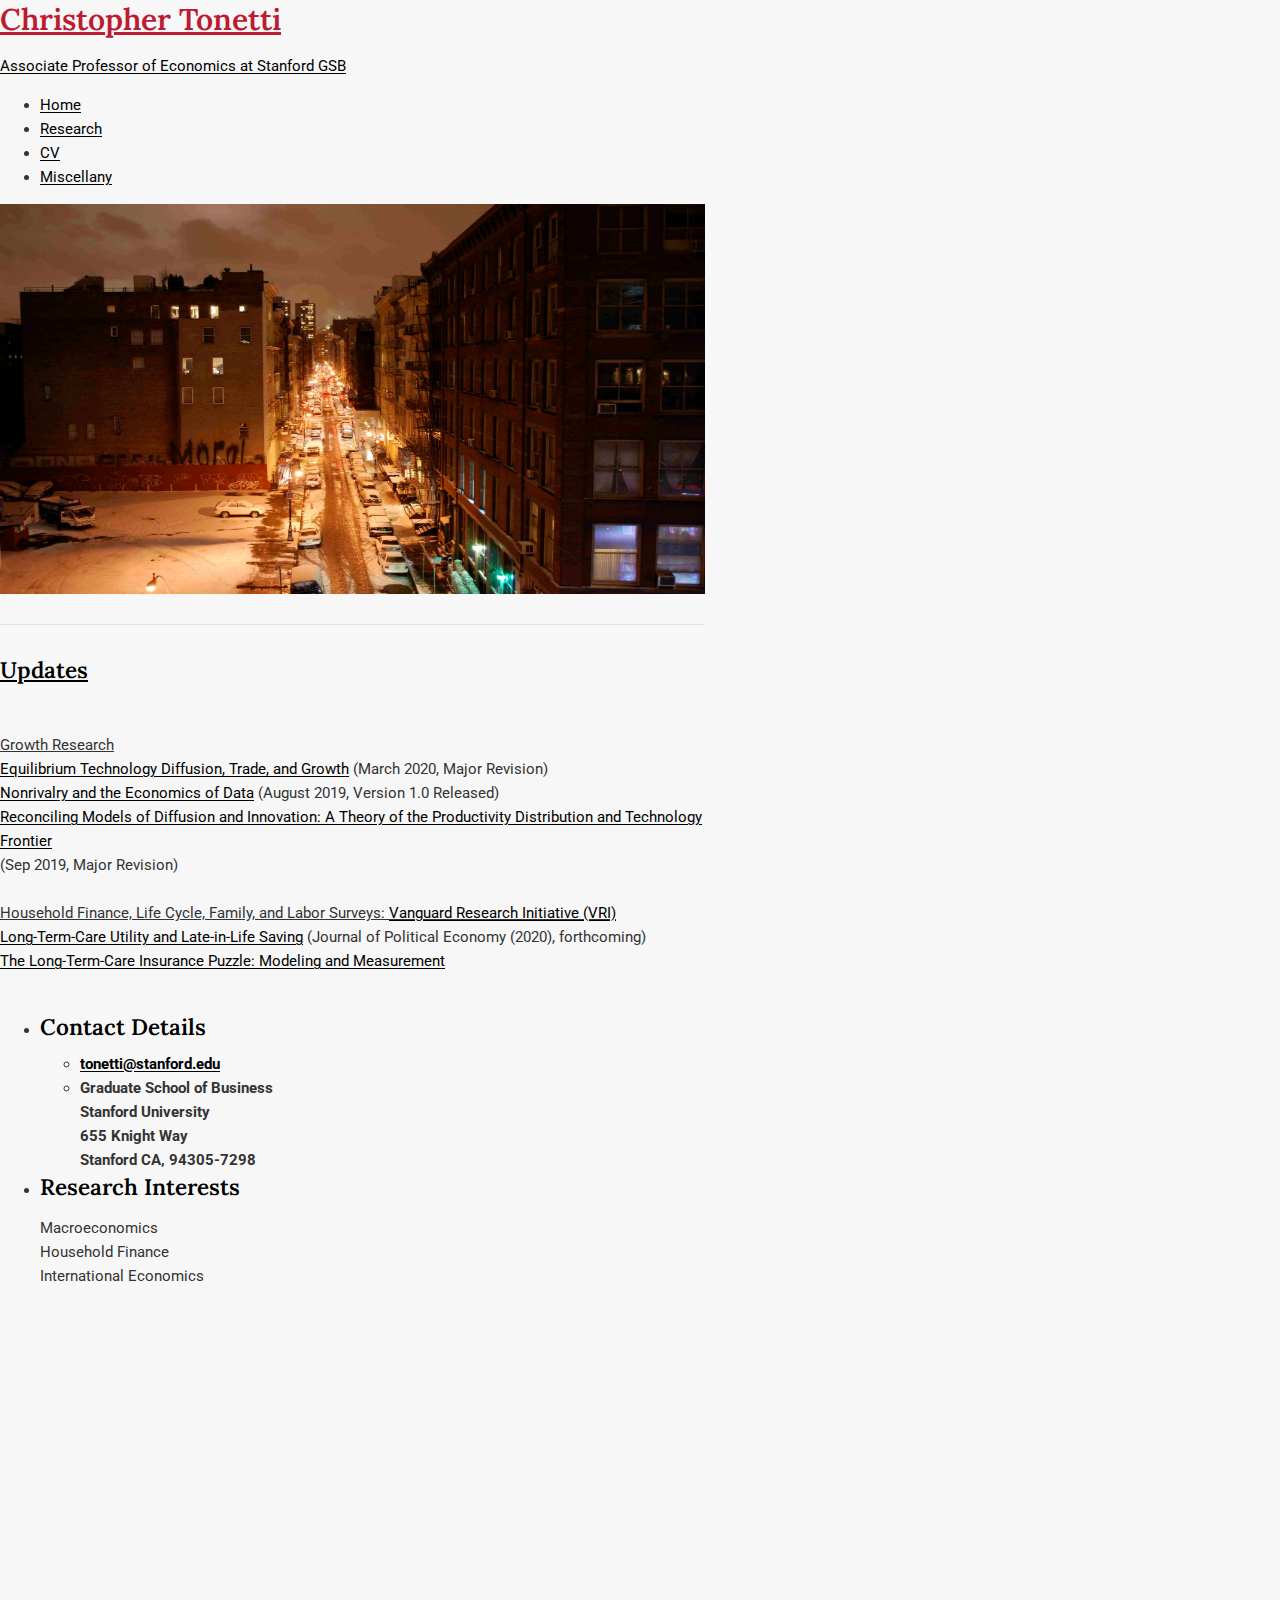
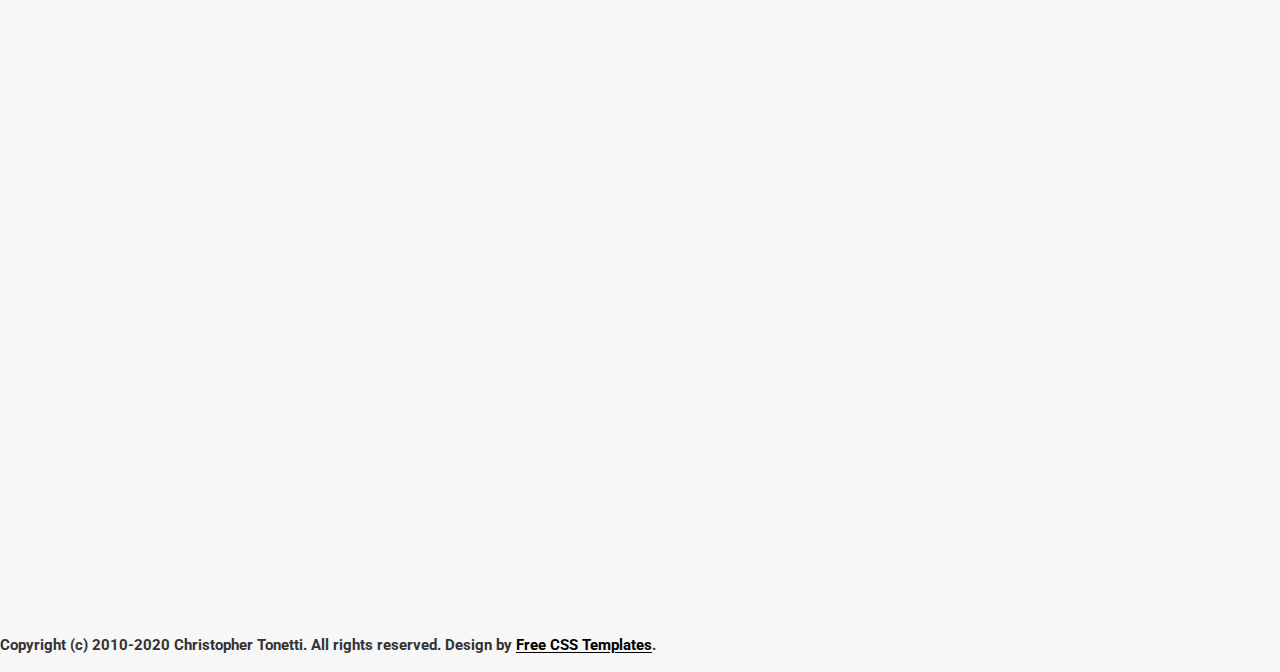
<file: index.htm>
<!DOCTYPE html PUBLIC "-//W3C//DTD XHTML 1.0 Strict//EN" "http://www.w3.org/TR/xhtml1/DTD/xhtml1-strict.dtd">
<html xmlns="http://www.w3.org/1999/xhtml"><head><!-- Design by Free CSS Templates http://www.freecsstemplates.org Released for free under a Creative Commons Attribution 2.5 License Name : Fireworks Description: A two-column, fixed-width design with dark color scheme. Version : 1.0 Released : 20090905 -->

<meta name="viewport" content="width=device-width,initial-scale=1">
<meta name="keywords" content="" />
<meta name="description" content="" />
<meta http-equiv="content-type" content="text/html; charset=utf-8" /><title>Christopher Tonetti - Home Page</title>


<link href="style.css" rel="stylesheet" type="text/css" media="screen" />
<link rel="shortcut icon" href="files/favicon.ico" />

<script type="text/javascript">

  var _gaq = _gaq || [];
  _gaq.push(['_setAccount', 'UA-21436351-1']);
  _gaq.push(['_trackPageview']);

  (function() {
    var ga = document.createElement('script'); ga.type = 'text/javascript'; ga.async = true;
    ga.src = ('https:' == document.location.protocol ? 'https://ssl' : 'http://www') + '.google-analytics.com/ga.js';
    var s = document.getElementsByTagName('script')[0]; s.parentNode.insertBefore(ga, s);
  })();

</script>

</head>
<body>
<div id="wrapper">
<div id="header">
<div id="logo">
<h1><a href="#">Christopher Tonetti</a></h1>
<p>
	<a href="https://www.gsb.stanford.edu/academicareas/econ.html">Associate Professor of Economics at Stanford GSB</a> <br> 
	<!-- <a href="https://www.princeton.edu/~ies/kenen_fellowship.htm"> Kenen Fellow at Princeton University</a> -->
</p>

</div>
</div>
<!-- end #header -->
<div id="menu">
<ul>
<li class="current_page_item"><a href="#">Home</a></li>
<li><a href="research.html">Research</a></li>
<li><a href="files/Tonetti_CV.pdf">CV</a></li>
<li><a href="miscellany.html">Miscellany</a></li>
</ul>
</div>
<!-- end #menu -->
<div id="page">
<div id="page-bgtop">
<div id="page-bgbtm">
<div id="content" style="width: 705px">
<div><img style="width: 705px; height: 390px;" src="green_st.jpg" alt="" /></div>

<div class="post">
<h2><u>Updates</u></h2><br>
<p>
	<u> Growth Research</u> <br>
	<a href="files/papers/PerlaTonettiWaugh_DiffusionTradeAndGrowth.pdf"> Equilibrium Technology Diffusion, Trade, and Growth</a> (March 2020, Major Revision)<br>
	<a href="files/papers/JonesTonetti_DataNonrivalry.pdf"> Nonrivalry and the Economics of Data</a>  (August 2019, Version 1.0 Released)<br>
	<a href="files/papers/BenhabibPerlaTonetti_GrowthInnovationDiffusionTechFrontier.pdf"> Reconciling Models of Diffusion and Innovation: A Theory of the Productivity Distribution and Technology Frontier</a>  <br> (Sep 2019, Major Revision) <br> <br>

	<u>Household Finance, Life Cycle, Family, and Labor Surveys: <a href="https://ebp-projects.isr.umich.edu/VRI/">Vanguard Research Initiative (VRI)</a></u><br>
	<a href="https://ebp-projects.isr.umich.edu/VRI/papers/VRI-LTC-U.pdf"> Long-Term-Care Utility and Late-in-Life Saving</a> (Journal of Political Economy (2020), forthcoming)<br>
	<a href="https://ebp-projects.isr.umich.edu/VRI/papers/VRI-LTC-I.pdf"> The Long-Term-Care Insurance Puzzle: Modeling and Measurement</a> <br>
</p>
</div>
</div>
<!-- end #content -->
<div id="sidebar" style="height: 390px">
<ul>
<div style="clear: both;">&nbsp;</div>
<li>
<h2>Contact Details</h2>
<ul>
<strong>
<li>
<a href="mailto:tonetti@stanford.edu">tonetti@stanford.edu</a>
</li>
<li>
Graduate School of Business <br />
Stanford University <br />
655 Knight Way <br />
Stanford CA, 94305-7298
</li>

</strong>
</ul>
</li>

<!-- <div style="clear: both;"></div> -->
 <li>
<h2>Research Interests</h2>
<p>  Macroeconomics <br /> Household Finance <br /> International Economics<br /> </p>
 </li> 
</ul>

</div>
<!-- end #sidebar -->
<div style="clear: both;"><strong>&nbsp;<br />
	<br />
	<br />
	<br />
	<br />
	<br />
	<br />
	<br />
	<br />
	<br />
	<br />
	<br />
	<br />
	<br />
	<br />
	<br />
	<br />
	<br />
	<br />
	<br />
	<br />
	<br />
	<br />
	<br />
	<br />
	<br />
	<br />
	<br />
	<br />
	<br />
	<br />
	<br />
	<br />
	<br />
	<br />
	</strong></div>
</div>
</div>
</div>
<!-- end #page --></div>

<div id="footer">
<p><strong>Copyright (c) 2010-2020 Christopher Tonetti. All rights reserved. 
Design by <a href="https://www.freecsstemplates.org/">Free CSS Templates</a>.</strong></p>
</div>
<!-- end #footer -->
<!-- Start of StatCounter Code -->
<script type="text/javascript">
var sc_project=6632900; 
var sc_invisible=1; 
var sc_security="5c668735";
var sc_https=1; 
</script>

<script type="text/javascript"
src="https://www.statcounter.com/counter/counter.js"
async></script>
<noscript><div class="statcounter"><a title="Web Analytics"
href="https://statcounter.com/" target="_blank"><img
class="statcounter"
src="https://c.statcounter.com/6632900/0/5c668735/1/"
alt="Web Analytics"></a></div></noscript>
<!-- End of StatCounter Code -->
</body></html>
</file>
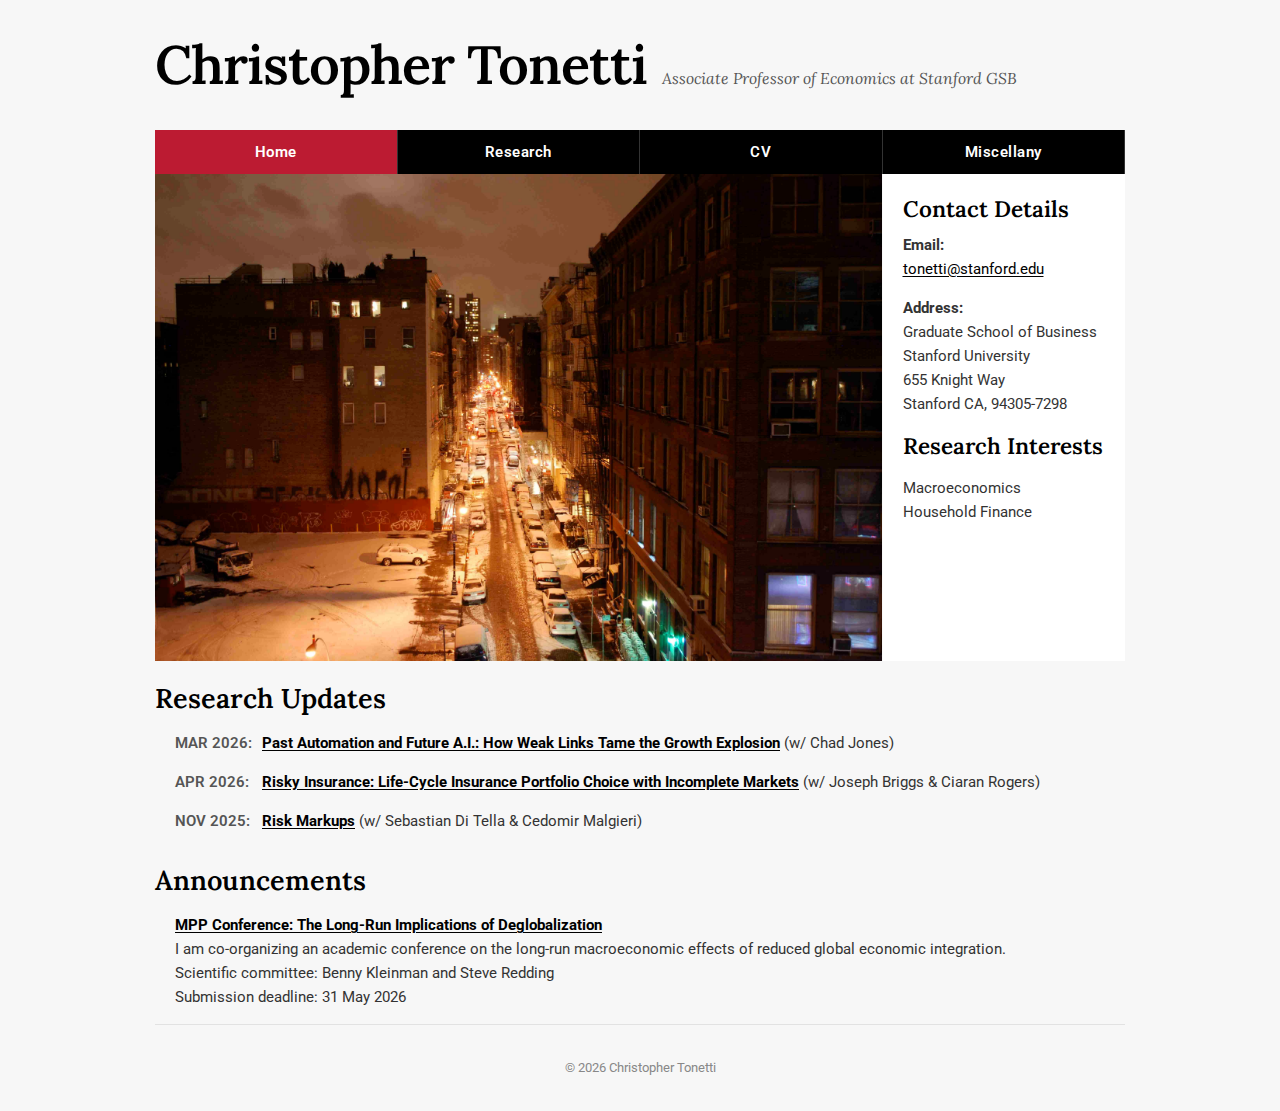
<file: index.html>
<!DOCTYPE html>
<html lang="en">
<head>
    <meta charset="UTF-8">
    <meta name="viewport" content="width=device-width, initial-scale=1.0">
    <title>Christopher Tonetti - Home Page</title>
    <meta name="description" content="Personal website of Christopher Tonetti, Associate Professor of Economics at Stanford GSB.">
    
    <link href="style.css" rel="stylesheet" type="text/css" />
    <link rel="shortcut icon" href="files/favicon.ico" />

    <script async src="https://www.googletagmanager.com/gtag/js?id=G-Z8674VT412"></script>
    <script>
      window.dataLayer = window.dataLayer || [];
      function gtag(){dataLayer.push(arguments);}
      gtag('js', new Date());
      gtag('config', 'G-Z8674VT412');
    </script>
</head>
<body>

<div class="container">
    <header>
        <h1><a href="index.html">Christopher Tonetti</a></h1>
        <p><a href="https://www.gsb.stanford.edu/faculty-research/faculty/christopher-tonetti">Associate Professor of Economics at Stanford GSB</a></p>
    </header>

    <nav>
        <a href="index.html" class="active">Home</a>
        <a href="research.html">Research</a>
        <a href="files/Tonetti_CV.pdf">CV</a>
        <a href="miscellany.html">Miscellany</a>
    </nav>

    <div class="layout-grid">
        <main>
            <img src="GreeneStNYC.jpg" alt="Green Street NYC" />
        </main>

        <aside>
            <h2>Contact Details</h2>
            <ul>
                <li>
                    <strong>Email:</strong> <br>
                    <a href="mailto:tonetti@stanford.edu">tonetti@stanford.edu</a>
                </li>
                <li>
                    <strong>Address:</strong> <br>
                    Graduate School of Business <br>
                    Stanford University <br>
                    655 Knight Way <br>
                    Stanford CA, 94305-7298
                </li>
            </ul>

            <h2>Research Interests</h2>
            <p>Macroeconomics <br> Household Finance</p>
        </aside>
    </div>

    <section class="post" style="border-top: none; padding-top: 0; margin-top: 0;">

        
<h3 style="margin-top: 20px;">Research Updates</h3>
<ul class="updates-list">
    <li>
        <span class="date-label">MAR 2026:</span> 
        <span>
            <strong><a href="files/papers/JonesTonetti_Automation.pdf">Past Automation and Future A.I.: How Weak Links Tame the Growth Explosion</a></strong> 
            <span class="author-block">(w/ <span class="author-name">Chad Jones</span>)</span>
        </span>
    </li> 
    <li>
        <span class="date-label">APR 2026:</span> 
        <span>
            <strong><a href="files/papers/BriggsRogersTonetti_RiskyInsurance.pdf">Risky Insurance: Life-Cycle Insurance Portfolio Choice with Incomplete Markets</a></strong>
            <span class="author-block">(w/ <span class="author-name">Joseph Briggs</span> &amp; <span class="author-name">Ciaran Rogers</span>)</span>
        </span>
    </li>
    <li>
        <span class="date-label">NOV 2025:</span> 
        <span>
            <strong><a href="files/papers/DiTellaMalgieriTonetti_RiskMarkups.pdf">Risk Markups</a></strong>
            <span class="author-block">(w/ <span class="author-name">Sebastian Di Tella</span> &amp; <span class="author-name">Cedomir Malgieri</span>)</span>
        </span>
    </li>
</ul>

        <h3 style="margin-top: 30px;">Announcements</h3>
        <p style="margin-left: 20px;">
			<strong><a href="https://sites.google.com/view/mppconferenceseries/home/2026-conference">MPP Conference: The Long-Run Implications of Deglobalization</a></strong><br>
			I am co-organizing an academic conference on the long-run macroeconomic effects of reduced global economic integration.<br>
			Scientific committee: Benny Kleinman and Steve Redding<br>
			Submission deadline: 31 May 2026
		</p>
    </section>

    <footer>
        <p>&copy; 2026 Christopher Tonetti</p>
    </footer>
</div>

<script type="text/javascript">
var sc_project=6632900; 
var sc_invisible=1; 
var sc_security="5c668735";
var sc_https=1; 
</script>
<script type="text/javascript" src="https://www.statcounter.com/counter/counter.js" async></script>
<noscript><div class="statcounter"><a title="Web Analytics" href="https://statcounter.com/" target="_blank"><img class="statcounter" src="https://c.statcounter.com/6632900/0/5c668735/1/" alt="Web Analytics"></a></div></noscript>
</body>
</html>
</file>
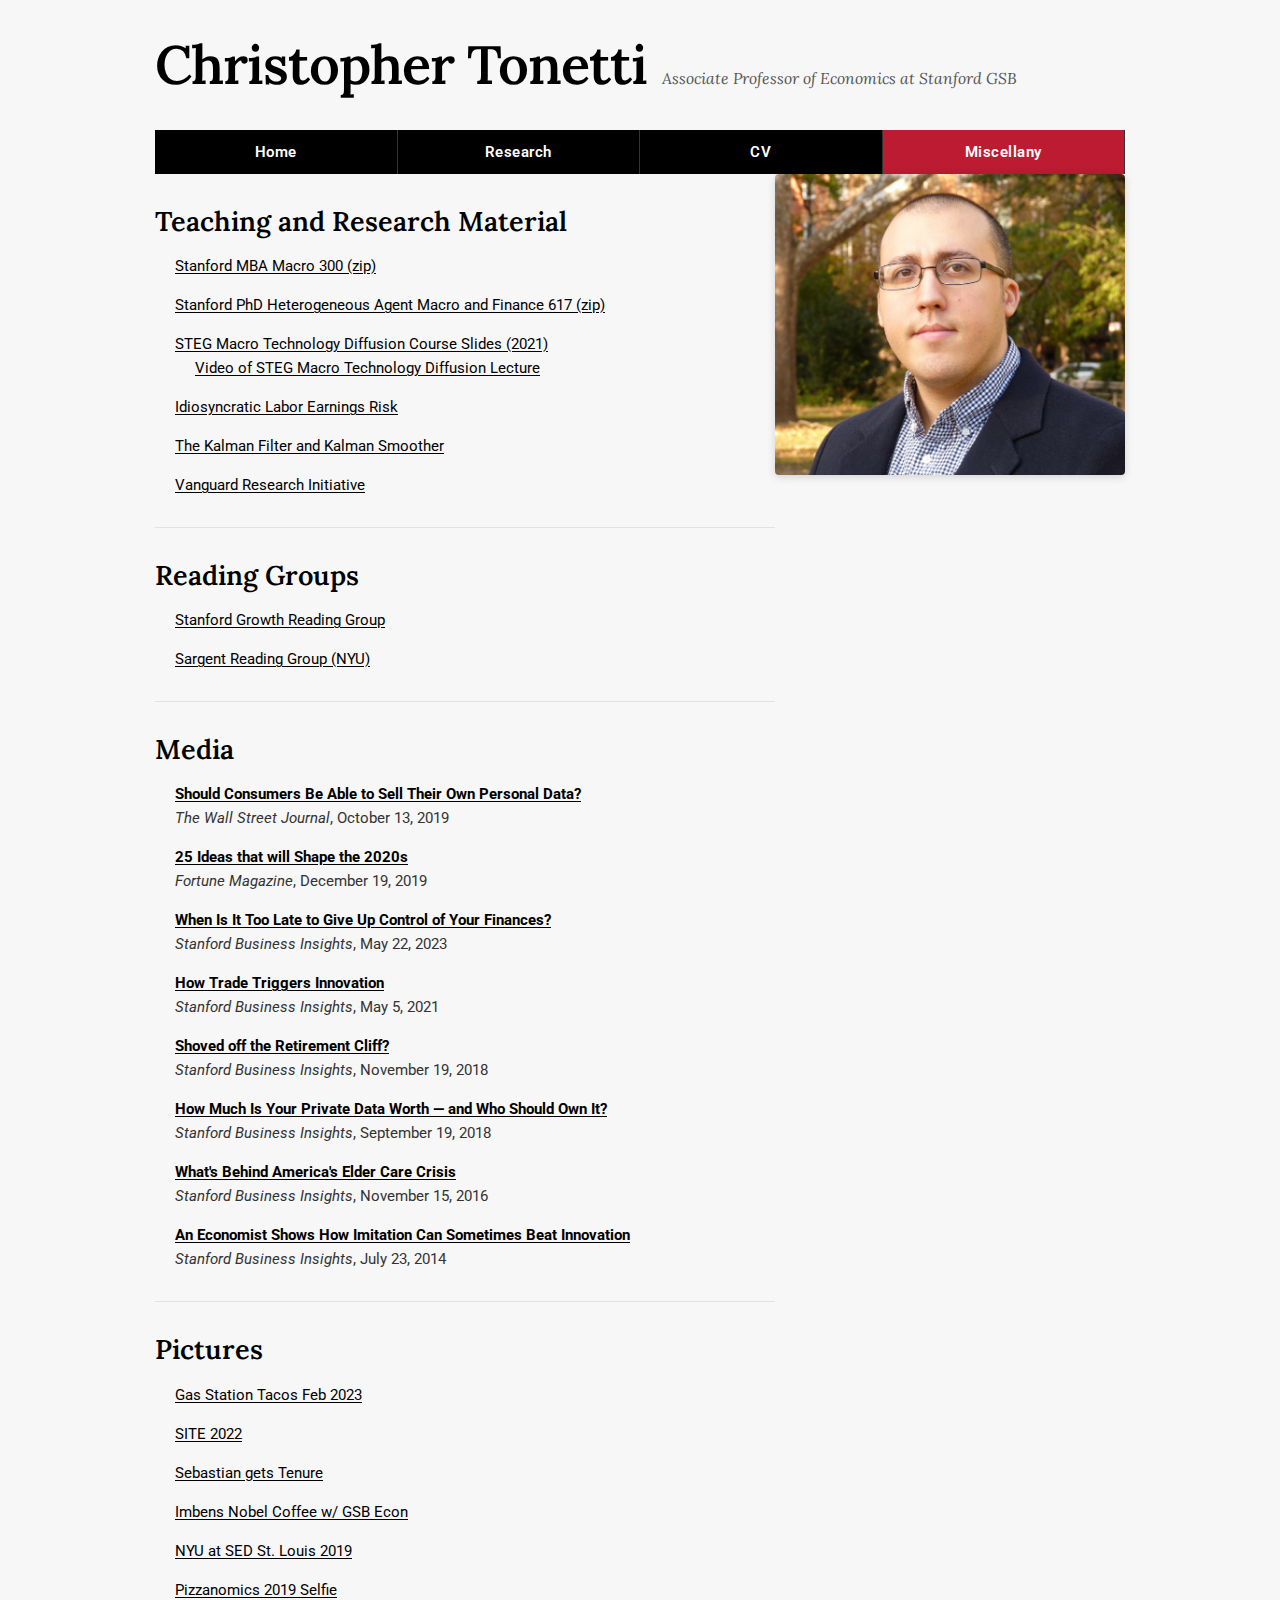
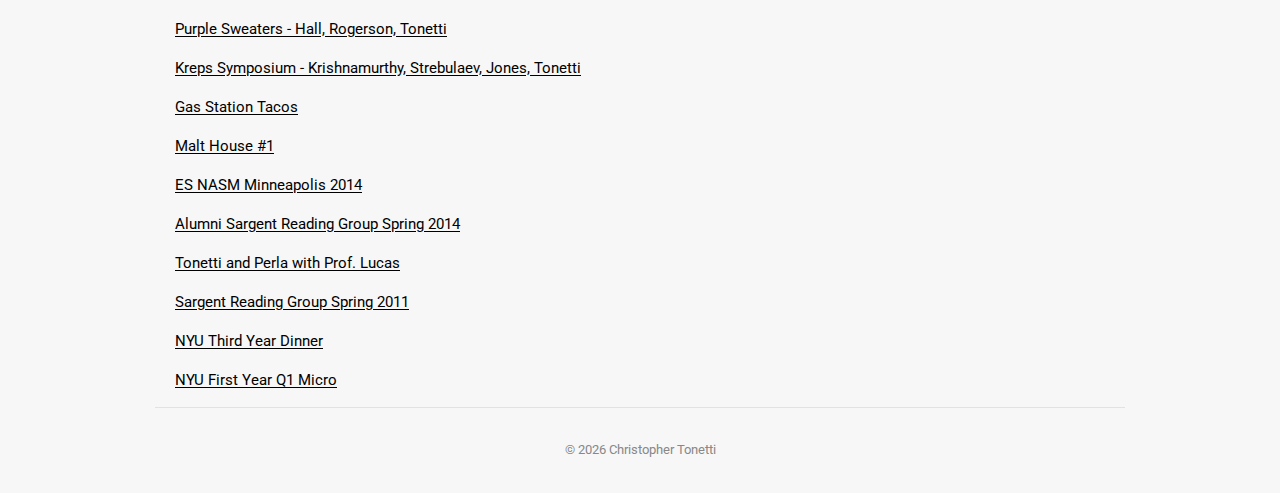
<file: miscellany.html>
<!DOCTYPE html>
<html lang="en">
<head>
    <meta charset="UTF-8">
    <meta name="viewport" content="width=device-width, initial-scale=1.0">
    <title>Christopher Tonetti - Miscellany</title>
    <meta name="description" content="Miscellaneous links, teaching materials, and pictures for Christopher Tonetti.">
    
    <link href="style.css" rel="stylesheet" type="text/css" />
    <link rel="shortcut icon" href="files/favicon.ico" />

    <script async src="https://www.googletagmanager.com/gtag/js?id=G-Z8674VT412"></script>
    <script>
      window.dataLayer = window.dataLayer || [];
      function gtag(){dataLayer.push(arguments);}
      gtag('js', new Date());
      gtag('config', 'G-Z8674VT412');
    </script>
</head>
<body>

<div class="container">
    <header>
        <h1><a href="index.html">Christopher Tonetti</a></h1>
        <p><a href="https://www.gsb.stanford.edu/faculty-research/faculty/christopher-tonetti">Associate Professor of Economics at Stanford GSB</a></p>
    </header>

    <nav>
        <a href="index.html">Home</a>
        <a href="research.html">Research</a>
        <a href="files/Tonetti_CV.pdf">CV</a>
        <a href="miscellany.html" class="active">Miscellany</a>
    </nav>

    <div class="layout-grid">
        <main>
            <section class="post">
                <h3>Teaching and Research Material</h3>
                <ul>
                    <li><a href="files/notes/Tonetti_MBAMacroSlides.zip">Stanford MBA Macro 300 (zip)</a></li>
                    <li><a href="files/notes/Tonetti_PhDHetAgentMacroFinance.zip">Stanford PhD Heterogeneous Agent Macro and Finance 617 (zip)</a></li>
                    <li>
                        <a href="files/notes/Tonetti_MacroTechnologyDiffusionClass">STEG Macro Technology Diffusion Course Slides (2021)</a>
                        <ul>
                            <li><a href="https://www.youtube.com/watch?v=6EUIW2FSjbY">Video of STEG Macro Technology Diffusion Lecture</a></li>
                        </ul>
                    </li>
                    <li><a href="files/notes/Tonetti_LaborEarningsRisk.pdf">Idiosyncratic Labor Earnings Risk</a></li>
                    <li><a href="files/notes/Nakata_Tonetti_KalmanFilterAndSmoother.pdf">The Kalman Filter and Kalman Smoother</a></li>
					 <li><a href="http://ebp-projects.isr.umich.edu/VRI/">Vanguard Research Initiative</a></li>
                </ul>
            </section>
			
			<section class="post">
                <h3>Reading Groups</h3>
                <ul>
                    <li><a href="https://sites.google.com/stanford.edu/growthreadinggroup/home">Stanford Growth Reading Group</a></li>
                    <li><a href="http://www.tomsargent.com/reading_group.html">Sargent Reading Group (NYU)</a></li>
                </ul>
			</section>
			
			<section class="post">
				<h3>Media</h3>
				<ul>
					<li>
						<strong><a href="https://www.wsj.com/articles/should-consumers-be-able-to-sell-their-own-personal-data-11570971600">Should Consumers Be Able to Sell Their Own Personal Data?</a></strong><br>
						<i>The Wall Street Journal</i>, October 13, 2019
					</li>	
					<li>
						<strong><a href="https://fortune.com/longform/ideas-shape-2020s-tech-economy-markets-ai-health-work-society/">25 Ideas that will Shape the 2020s</a></strong><br>
						<i>Fortune Magazine</i>, December 19, 2019
					</li>
					<li>
						<strong><a href="https://www.gsb.stanford.edu/insights/when-it-too-late-give-control-your-finances">When Is It Too Late to Give Up Control of Your Finances?</a></strong><br>
						<i>Stanford Business Insights</i>, May 22, 2023
					</li>
					<li>
						<strong><a href="https://www.gsb.stanford.edu/insights/how-trade-triggers-innovation">How Trade Triggers Innovation</a></strong><br>
						<i>Stanford Business Insights</i>, May 5, 2021
					</li>
					<li>
						<strong><a href="https://www.gsb.stanford.edu/insights/shoved-retirement-cliff">Shoved off the Retirement Cliff?</a></strong><br>
						<i>Stanford Business Insights</i>, November 19, 2018
					</li>
					<li>
						<strong><a href="https://www.gsb.stanford.edu/insights/how-much-your-private-data-worth-who-should-own-it">How Much Is Your Private Data Worth — and Who Should Own It?</a></strong><br>
						<i>Stanford Business Insights</i>, September 19, 2018
					</li>
					<li>
						<strong><a href="https://www.gsb.stanford.edu/insights/whats-behind-americas-elder-care-crisis">What's Behind America's Elder Care Crisis</a></strong><br>
						<i>Stanford Business Insights</i>, November 15, 2016
					</li>
					<li>
						<strong><a href="https://www.gsb.stanford.edu/insights/chris-tonetti-economist-shows-how-imitation-can-sometimes-beat-innovation">An Economist Shows How Imitation Can Sometimes Beat Innovation</a></strong><br>
						<i>Stanford Business Insights</i>, July 23, 2014
					</li>
				</ul>
			</section>

            <section class="post">
                <h3>Pictures</h3>
                <ul>
                    <li><a href="files/pictures/GasStationTacosFeb2023.jpg">Gas Station Tacos Feb 2023</a></li>
                    <li><a href="files/pictures/SITE2022.jpg">SITE 2022</a></li>
                    <li><a href="files/pictures/SebastianTenure.jpg">Sebastian gets Tenure</a></li>
                    <li><a href="files/pictures/GuidoNobelEconGroup.jpg">Imbens Nobel Coffee w/ GSB Econ</a></li>
                    <li><a href="files/pictures/NYU_SED2019.jpg">NYU at SED St. Louis 2019</a></li>
                    <li><a href="files/pictures/PizzanomicsSelfie.jpg">Pizzanomics 2019 Selfie</a></li>
                    <li><a href="files/pictures/HallRogersonTonettiPurpleSweaters.jpg">Purple Sweaters - Hall, Rogerson, Tonetti</a></li>
                    <li><a href="files/pictures/KrepsSymposium_KrishnamurthyStrebulaevJonesTonetti.jpg">Kreps Symposium - Krishnamurthy, Strebulaev, Jones, Tonetti</a></li>
                    <li><a href="files/pictures/GasStationTacos.jpg">Gas Station Tacos</a></li>
                    <li><a href="files/pictures/MaltHouse1.jpg">Malt House #1</a></li>
                    <li><a href="files/pictures/TheShirt_Mpls_ESNASM2014.jpg">ES NASM Minneapolis 2014</a></li>
                    <li><a href="files/pictures/AlumniSRG_Spring2014.jpg">Alumni Sargent Reading Group Spring 2014</a></li>
                    <li><a href="files/pictures/LucasPerlaTonetti2010.jpg">Tonetti and Perla with Prof. Lucas</a></li>
                    <li><a href="files/pictures/SRG_Spring2011.jpg">Sargent Reading Group Spring 2011</a></li>
                    <li><a href="files/pictures/NYU3rdYearDinner2009.jpg">NYU Third Year Dinner</a></li>
                    <li><a href="files/pictures/NYURubinsteinClass2007.jpg">NYU First Year Q1 Micro</a></li>
                </ul>
            </section>
        </main>
	
		<aside class="profile">
			<img src="files/pictures/Tonetti_headshot.jpg" alt="Christopher Tonetti Headshot" />
		</aside>
		
    </div>

    <footer>
        <p>&copy; 2026 Christopher Tonetti</p>
    </footer>
</div>

<script type="text/javascript">
var sc_project=6632900; 
var sc_invisible=1; 
var sc_security="5c668735";
var sc_https=1; 
</script>
<script type="text/javascript" src="https://www.statcounter.com/counter/counter.js" async></script>
<noscript><div class="statcounter"><a title="Web Analytics" href="https://statcounter.com/" target="_blank"><img class="statcounter" src="https://c.statcounter.com/6632900/0/5c668735/1/" alt="Web Analytics"></a></div></noscript>
</body>
</html>
</file>
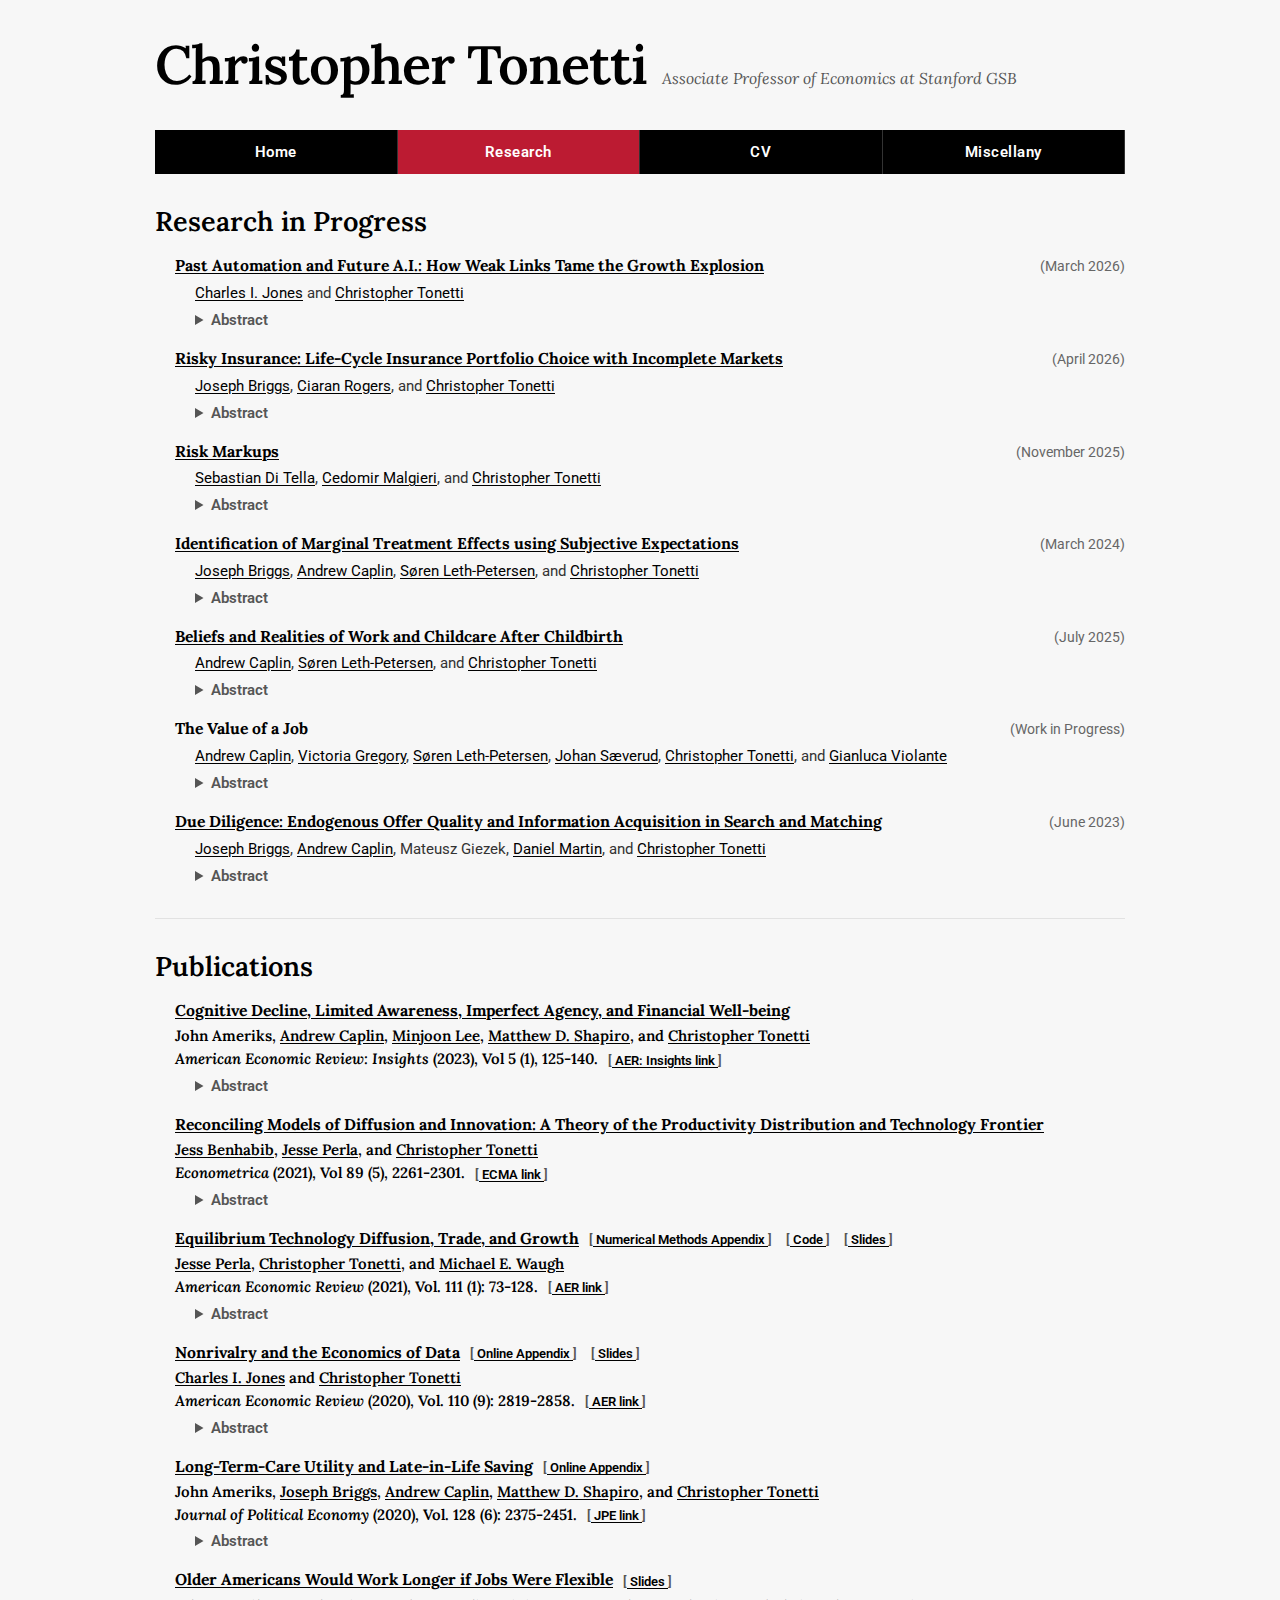
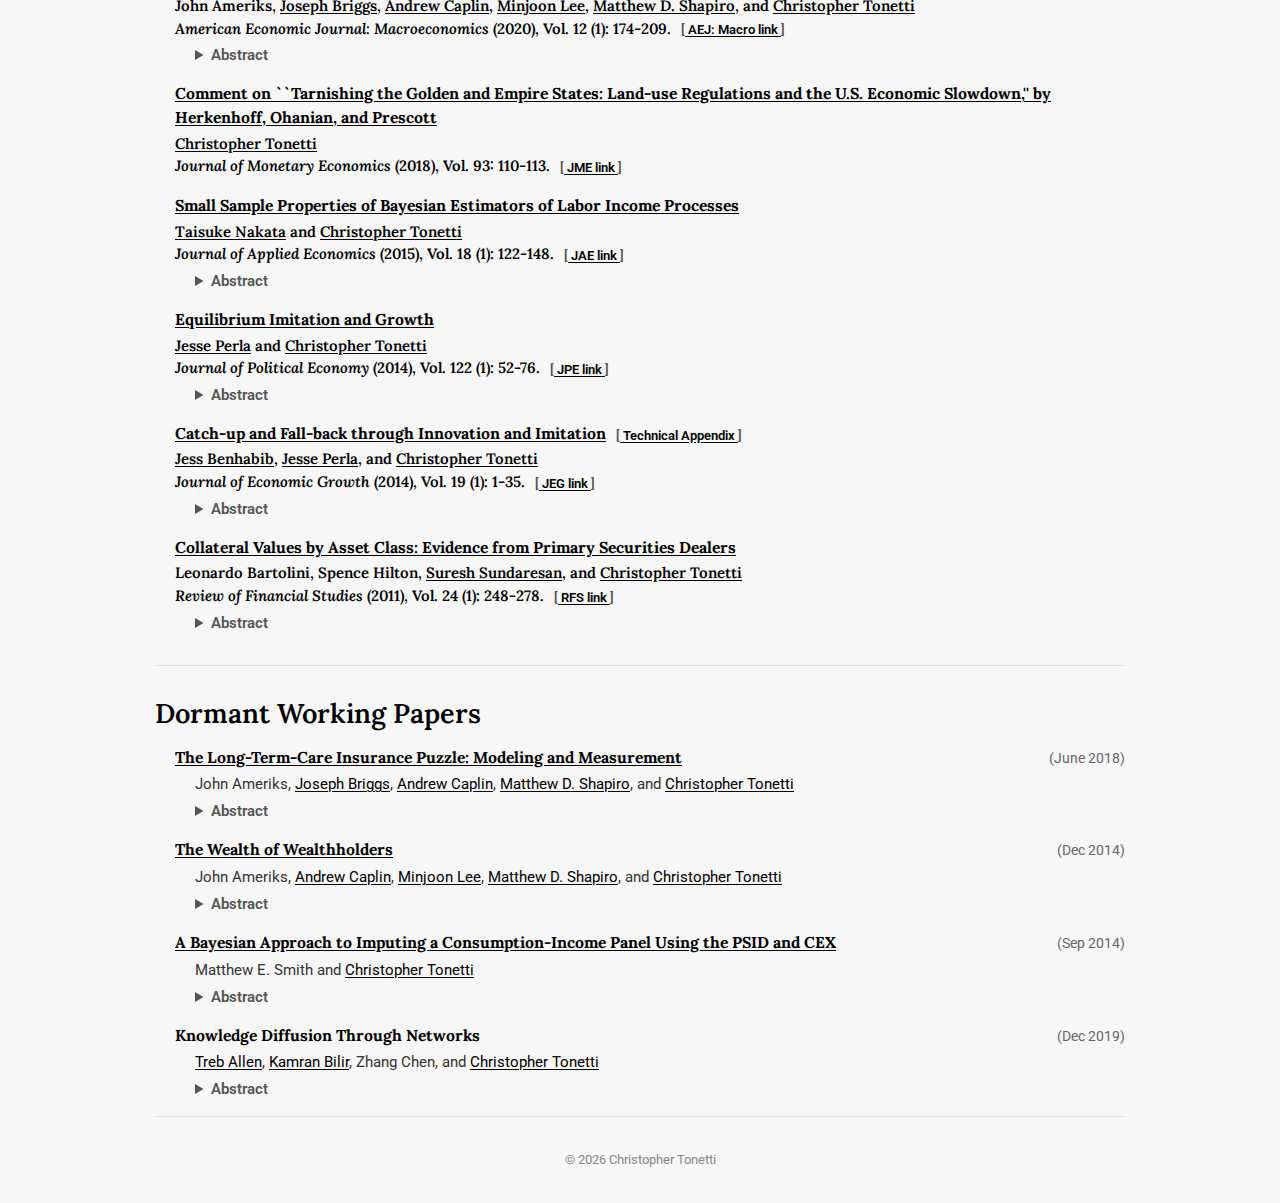
<file: research.html>
<!DOCTYPE html>
<html lang="en">
<head>
    <meta charset="UTF-8">
    <meta name="viewport" content="width=device-width, initial-scale=1.0">
    <title>Christopher Tonetti - Research</title>
    <meta name="description" content="Research publications, working papers, and projects by Christopher Tonetti.">
    
    <link href="style.css" rel="stylesheet" type="text/css" />
    <link rel="shortcut icon" href="files/favicon.ico" />

    <script async src="https://www.googletagmanager.com/gtag/js?id=G-Z8674VT412"></script>
    <script>
      window.dataLayer = window.dataLayer || [];
      function gtag(){dataLayer.push(arguments);}
      gtag('js', new Date());
      gtag('config', 'G-Z8674VT412');
    </script>
</head>

<body>
<div class="container">
    <header>
        <h1><a href="index.html">Christopher Tonetti</a></h1>
        <p><a href="https://www.gsb.stanford.edu/faculty-research/faculty/christopher-tonetti">Associate Professor of Economics at Stanford GSB</a></p>
    </header>

    <nav>
        <a href="index.html">Home</a>
        <a href="research.html" class="active">Research</a>
        <a href="files/Tonetti_CV.pdf">CV</a>
        <a href="miscellany.html">Miscellany</a>
    </nav>

    <div class="layout-grid">
        <main style="width: 100%;">
             <section class="post">
                <h3>Research in Progress</h3>
                <ul>
                    <li>
                        <h4 class="paper-header">
                            <strong><a href="files/papers/JonesTonetti_Automation.pdf">Past Automation and Future A.I.: How Weak Links Tame the Growth Explosion</a></strong>
                            <span class="paper-date">(March 2026)</span>
                        </h4>
                        <div>
                            <a href="https://web.stanford.edu/~chadj/">Charles I. Jones</a> and <a href="https://christophertonetti.com/">Christopher Tonetti</a>
                        </div>
                        <details>
                            <summary>Abstract</summary>
                            <p>How much of past economic growth is due to automation, and what does this imply about the effects of A.I. in the coming decades? We perform growth accounting using a task-based model for key sectors in the U.S. economy. Historically, TFP growth is driven primarily by improvements in capital productivity. At the task level, capital productivity has grown at least 3 percentage points per year faster than labor productivity. The main benefit of automation is therefore that we use rapidly-improving machines instead of slowly-improving humans on an increasing share of tasks. Looking to the future, we develop an endogenous growth model in which the production of both goods and ideas is endogenously automated and calibrate the model based on our historical accounting. Automation leads economic growth to accelerate, but the acceleration is remarkably slow because of the prominence of ``weak links,'' i.e., an elasticity of substitution among tasks substantially less than one. Even when most tasks are automated by rapidly-improving capital, output is constrained by the tasks performed by slowly-improving labor.</p>
                        </details>
                    </li>

                    <li>
                        <h4 class="paper-header">
                            <strong><a href="files/papers/BriggsRogersTonetti_RiskyInsurance.pdf">Risky Insurance: Life-Cycle Insurance Portfolio Choice with Incomplete Markets</a></strong>
                            <span class="paper-date">(April 2026)</span>
                        </h4>
                        <div>
                            <a href="http://www.josephsbriggs.com">Joseph Briggs</a>, <a href="https://sites.google.com/view/ciaranrogers/">Ciaran Rogers</a>, and <a href="http://christophertonetti.com/">Christopher Tonetti</a>
                        </div>
                        <details>
                            <summary>Abstract</summary>
                            <p>We study consumer demand for savings, life insurance, annuities, and long-term care insurance using novel survey data and a structural life-cycle model. We document that individuals perceive substantial insurance nonpayment risk, and these beliefs predict ownership. Embedding elicited beliefs into an incomplete-markets model alongside additional real-world insurance features, we match empirical patterns of low participation. Relative to a no-insurance benchmark, access to existing imperfect insurance reduces median wealth by 16% and generates a modest 0.6% welfare gain. Eliminating nonpayment risk would substantially increase insurance ownership, yield a further 11% decline in median savings, and generate an additional 1.7% welfare gain.</p>
                        </details>
                    </li>

                    <li>
                        <h4 class="paper-header">
                            <strong><a href="files/papers/DiTellaMalgieriTonetti_RiskMarkups.pdf">Risk Markups</a></strong> 
                            <span class="paper-date">(November 2025)</span>
                        </h4>
                        <div>
                            <a href="https://gsb-faculty.stanford.edu/sebastian-di-tella/">Sebastian Di Tella</a>, <a href="https://www.cedomirmalgieri.com/">Cedomir Malgieri</a>, and <a href="https://christophertonetti.com/">Christopher Tonetti</a>
                        </div>
                        <details>
                            <summary>Abstract</summary>
                            <p>We study optimal policy when markups reflect compensation for risk instead of market power. Although markups correctly capture the private cost of risk, they are socially inefficient. This calls for a subsidy, as in the market-power perspective. However, uninsurable risk also leads entrepreneurs to dynamically overaccumulate too large a share of wealth to self-insure. Therefore, an income effect makes relatively impoverished workers oversupply labor. In the long run this effect dominates and it is optimal to tax labor and reduce aggregate output, in sharp contrast to the common wisdom derived from the market-power perspective.</p>
                        </details>
                    </li>

                    <li>
                        <h4 class="paper-header">
                            <strong><a href="files/papers/BriggsCaplinLethPetersenTonetti_SurveyMTEs.pdf">Identification of Marginal Treatment Effects using Subjective Expectations</a></strong>
                            <span class="paper-date">(March 2024)</span>
                        </h4>
                        <div>
                            <a href="http://www.josephsbriggs.com">Joseph Briggs</a>, <a href="https://wp.nyu.edu/andrewcaplin/">Andrew Caplin</a>, <a href="https://sites.google.com/view/sorenleth/">Søren Leth-Petersen</a>, and <a href="https://christophertonetti.com/">Christopher Tonetti</a>
                        </div>
                        <details>
                            <summary>Abstract</summary>
                            <p>We develop a method to identify the individual latent propensity to select into treatment and marginal treatment effects. Identification is achieved with survey data on individuals' subjective expectations of their treatment propensity and of their treatment-contingent outcomes. We use the method to study how child birth affects female labor supply in Denmark. We find limited latent heterogeneity and large short-term effects that vanish by 18 months after birth. We support the validity of the identifying assumptions in this context by using administrative data to show that the average treatment effect on the treated computed using our method and traditional event-study methods are nearly equal. Finally, we study the effects of counterfactual changes to child care cost and quality on female labor supply.</p>
                        </details>
                    </li>

                    <li>
                        <h4 class="paper-header">
                            <strong><a href="files/papers/CaplinLethPetersenTonetti_BeliefsRealitiesWorkChildcare.pdf">Beliefs and Realities of Work and Childcare After Childbirth</a></strong>
                            <span class="paper-date">(July 2025)</span>
                        </h4>
                        <div>
                            <a href="https://wp.nyu.edu/andrewcaplin/">Andrew Caplin</a>, <a href="https://sites.google.com/view/sorenleth/">Søren Leth-Petersen</a>, and <a href="https://christophertonetti.com/">Christopher Tonetti</a>
                        </div>
                        <details>
                            <summary>Abstract</summary>
                            <p>When women plan for life after childbirth, they form beliefs about work, childcare, and how their careers will unfold. These expectations shape key decisions but are formed under deep uncertainty. We use a 2019 state-contingent survey of 11,000 Danish women linked to administrative data to compare pre-birth beliefs to realized outcomes. Mothers accurately anticipate their eventual return to work but underestimate the duration of the career interruption. This miscalibration stems from two belief errors—about partner leave and own labor supply—which interact and persist even among second-time mothers, with implications for labor supply, planning, and policy design.</p>
                        </details>
                    </li>

                    <li>
                        <h4 class="paper-header">
                            <strong>The Value of a Job</strong> <span class="paper-date">(Work in Progress)</span>
                        </h4>
                        <div>
                            <a href="https://wp.nyu.edu/andrewcaplin/">Andrew Caplin</a>, <a href="https://www.victoria-gregory.com/">Victoria Gregory</a>, <a href="https://sites.google.com/view/sorenleth/">Søren Leth-Petersen</a>, <a href="https://www.economics.ku.dk/staff/phd_kopi/?pure=en/persons/72382">Johan Sæverud</a>, <a href="http://christophertonetti.com/">Christopher Tonetti</a>, and <a href="https://violante.economics.princeton.edu/">Gianluca Violante</a>
                        </div>
                        <details>
                            <summary>Abstract</summary>
                            <p>We estimate the present discounted value of earnings for a particular worker having a job at a particular firm, using a nonparametric statistical model that nests many rich structural models. We assume a stationary Markov structure conditional on a vector of idiosyncratic states, where states determine payoffs and transitions. We use rich employer-employee matched data from Denmark, cluster workers and firms into types, define a parsimonious set of state variables, and estimate type- and state-specific payoffs and transition probabilities directly from their empirical counterparts. We then compute values by iterating over a Bellman equation. We decompose the value into its components, including earnings on the current job, the probability of staying or moving to a new job of a particular type and the earnings growth associated with staying or moving, and transitions to nonemployment with associated payoffs. We also compare the distribution of job value changes upon job-to-job moves to the wage change distribution and show how patterns of worker and firm sorting differ when using values instead of wages.</p>
                        </details>
                    </li>
					
					<li>
                        <h4 class="paper-header">
                            <strong><a href="files/papers/BCGMT_DueDiligence_Slides">Due Diligence: Endogenous Offer Quality and Information Acquisition in Search and Matching</a></strong>
                            <span class="paper-date">(June 2023)</span>
                        </h4>
                        <div>
                            <a href="http://www.josephsbriggs.com">Joseph Briggs</a>, <a href="https://wp.nyu.edu/andrewcaplin/">Andrew Caplin</a>, Mateusz Giezek, <a href="http://www.martinonline.org/daniel/">Daniel Martin</a>, and <a href="http://christophertonetti.com/">Christopher Tonetti</a>
                        </div>
                        <details>
                            <summary>Abstract</summary>
                            <p>We nest endogenous offer quality and information acquisition into a Diamond-Mortensen-Pissarides style search and matching market. Firms privately choose the quality of their offers, matched searchers choose the extent of due diligence to conduct before accepting or rejecting offers, and firms and searchers bargain over prices after offers are accepted. We establish the existence of an equilibrium in which ex-ante identical firms post both high and low quality offers, so searchers choose to engage in costly due diligence. This equilibrium has unique analytically-tractable solutions, which we use to show that the comparative static predictions for the number of unmatched searchers, welfare, and inequality depend crucially on the strategic response of firms to the information that searchers acquire.</p>
                        </details>
                    </li>
                </ul>
            </section>
			
            <section class="post">
                <h3>Publications</h3>
                <ul>
                    <li>
                        <h4>
                            <strong><a href="files/papers/ACLST_CognitiveDeclineAgency.pdf">Cognitive Decline, Limited Awareness, Imperfect Agency, and Financial Well-being</a></strong> <br>
                            John Ameriks, <a href="https://wp.nyu.edu/andrewcaplin/">Andrew Caplin</a>, <a href="https://sites.google.com/site/minjoonlee/">Minjoon Lee</a>, <a href="http://www-personal.umich.edu/~shapiro/">Matthew D. Shapiro</a>, and <a href="https://christophertonetti.com/">Christopher Tonetti</a> <br>
                            <i>American Economic Review: Insights</i> (2023), Vol 5 (1), 125-140. <code>[<a href="https://doi.org/10.1257/aeri.20210711"> AER: Insights link </a>]</code>
                        </h4>
                        <details>
                            <summary>Abstract</summary>
                            <p>Cognitive decline may lead older Americans to make poor financial decisions. Preventing poor decisions may require timely transfer of financial control to a reliable agent. Cognitive decline, however, can develop unnoticed, creating the possibility of suboptimal timing of the transfer of control. This paper presents survey-based evidence that wealthholders regard suboptimal timing of the transfer of control, in particular delay due to unnoticed cognitive decline, as a substantial risk to financial well-being. This paper provides a theoretical framework to model such a lack of awareness and the resulting welfare loss.</p>
                        </details>
                    </li>

                    <li>
                        <h4>
                            <strong><a href="files/papers/BenhabibPerlaTonetti_GrowthInnovationDiffusionTechFrontier.pdf">Reconciling Models of Diffusion and Innovation: A Theory of the Productivity Distribution and Technology Frontier</a></strong> <br>
                            <a href="https://sites.google.com/site/jessbenhabib/">Jess Benhabib</a>, <a href="http://jesseperla.com/">Jesse Perla</a>, and <a href="https://christophertonetti.com/">Christopher Tonetti</a> <br>
                            <i>Econometrica</i> (2021), Vol 89 (5), 2261-2301. <code>[<a href="https://doi.org/10.3982/ECTA15020"> ECMA link </a>]</code>
                        </h4>
                        <details>
                            <summary>Abstract</summary>
                            <p>We study how innovation and technology diffusion interact to endogenously determine the shape of the productivity distribution and generate aggregate growth. We model firms that choose to innovate, adopt technology, or produce with their existing technology. Costly adoption creates a spread between the best and worst technologies concurrently used to produce similar goods. The balance of adoption and innovation determines the shape of the distribution; innovation stretches the distribution, while adoption compresses it. On the balanced growth path, the aggregate growth rate equals the maximum growth rate of innovators. While innovation drives long-run growth, changes in the adoption environment can influence growth by affecting innovation incentives, either directly, through licensing of excludable technologies, or indirectly, via the option value of adoption.</p>
                        </details>
                    </li>

                    <li>
                        <h4>
                            <strong><a href="files/papers/PerlaTonettiWaugh_DiffusionTradeAndGrowth.pdf">Equilibrium Technology Diffusion, Trade, and Growth</a></strong> 
                            <code>[<a href="files/papers/PerlaTonettiWaugh_NumericalMethodsAppendix.pdf"> Numerical Methods Appendix </a>]</code>
                            <code>[<a href="https://github.com/jlperla/PerlaTonettiWaugh.jl"> Code </a>]</code> 
                            <code>[<a href="files/papers/PerlaTonettiWaugh_Slides.pdf"> Slides </a>]</code> <br>
                            <a href="http://jesseperla.com/">Jesse Perla</a>, <a href="https://christophertonetti.com/">Christopher Tonetti</a>, and <a href="http://www.waugheconomics.com/">Michael E. Waugh</a> <br>
                            <i>American Economic Review</i> (2021), Vol. 111 (1): 73-128. <code>[<a href="https://doi.org/10.1257/aer.20151645"> AER link </a>]</code>
                        </h4>
                        <details>
                            <summary>Abstract</summary>
                            <p>We study how opening to trade affects economic growth in a model where heterogeneous firms can adopt new technologies already in use by other firms in their home country. We characterize the growth rate using a summary statistic of the profit distribution—the mean-min ratio. Opening to trade increases the profit spread through increased export opportunities and foreign competition, induces more rapid technology adoption, and generates faster growth. Quantitatively, these forces produce large welfare gains from trade by increasing an inefficiently low rate of technology adoption and economic growth.</p>
                        </details>
                    </li>

                    <li>
                        <h4>
                            <strong><a href="files/papers/JonesTonetti_DataNonrivalry.pdf">Nonrivalry and the Economics of Data</a></strong>  
                            <code>[<a href="files/papers/JonesTonetti_DataNonrivalryAppendix.pdf"> Online Appendix </a>]</code> 
                            <code>[<a href="files/papers/JonesTonetti_DataNonrivalry_Slides.pdf"> Slides </a>]</code> <br>
                            <a href="https://web.stanford.edu/~chadj/">Charles I. Jones</a> and <a href="https://christophertonetti.com/">Christopher Tonetti</a> <br>
                            <i>American Economic Review</i> (2020), Vol. 110 (9): 2819-2858. <code>[<a href="https://doi.org/10.1257/aer.20191330"> AER link </a>]</code>
                        </h4>
                        <details>
                            <summary>Abstract</summary>
                            <p>Data is nonrival: a person's location history, medical records, and driving data can be used by any number of firms simultaneously. Nonrivalry leads to increasing returns and implies an important role for market structure and property rights. Who should own data? What restrictions should apply to the use of data? We show that in equilibrium, firms may not adequately respect the privacy of consumers. But nonrivalry leads to other consequences that are less obvious. Because of nonrivalry, there may be large social gains to data being used broadly across firms, even in the presence of privacy considerations. Fearing creative destruction, firms may choose to hoard data they own, leading to the inefficient use of nonrival data. Instead, giving the data property rights to consumers can generate allocations that are close to optimal. Consumers balance their concerns for privacy against the economic gains that come from selling data to all interested parties.</p>
                        </details>
                    </li>

                    <li>
                        <h4>
                            <strong><a href="files/papers/ABCST_LTCU.pdf">Long-Term-Care Utility and Late-in-Life Saving</a></strong>  <code>[<a href="https://ebp-projects.isr.umich.edu/VRI/papers/VRI-LTC-U-Online-Appendix.pdf"> Online Appendix </a>]</code> <br>
                            John Ameriks, <a href="http://www.josephsbriggs.com">Joseph Briggs</a>, <a href="https://wp.nyu.edu/andrewcaplin/">Andrew Caplin</a>, <a href="http://www-personal.umich.edu/~shapiro/">Matthew D. Shapiro</a>, and <a href="https://christophertonetti.com/">Christopher Tonetti</a> <br>
                            <i>Journal of Political Economy</i> (2020), Vol. 128 (6): 2375-2451. <code>[<a href="https://doi.org/10.1086/706686"> JPE link </a>]</code>
                        </h4>
                        <details>
                            <summary>Abstract</summary>
                            <p>Older wealthholders spend down assets much more slowly than predicted by classic life-cycle models. This paper introduces health-dependent utility into a model with incomplete markets in which preferences for bequests, expenditures when in need of long-term care (LTC), and ordinary consumption combine with health and longevity uncertainty to explain saving behavior. To sharply identify motives, it develops strategic survey questions (SSQs) that elicit stated preferences. The model is estimated using these SSQs and wealth data from the Vanguard Research Initiative. The desire to self-insure against long-term-care risk explains a substantial fraction of the wealthholding of many older Americans.</p>
                        </details>
                    </li>

                    <li>
                        <h4>
                            <strong><a href="files/papers/ABCLST_WorkingLonger.pdf">Older Americans Would Work Longer if Jobs Were Flexible</a></strong>  
                            <code>[<a href="files/papers/ABCLST_WorkingLonger_Slides.pdf"> Slides </a>]</code> <br>
                            John Ameriks, <a href="http://www.josephsbriggs.com">Joseph Briggs</a>, <a href="https://wp.nyu.edu/andrewcaplin/">Andrew Caplin</a>, <a href="https://sites.google.com/site/minjoonlee/">Minjoon Lee</a>, <a href="http://www-personal.umich.edu/~shapiro/">Matthew D. Shapiro</a>, and <a href="https://christophertonetti.com/">Christopher Tonetti</a> <br>
                            <i>American Economic Journal: Macroeconomics</i> (2020), Vol. 12 (1): 174-209. <code>[<a href="https://doi.org/10.1257/mac.20170403"> AEJ: Macro link </a>]</code>
                        </h4>
                        <details>
                            <summary>Abstract</summary>
                            <p>Older Americans, even those who are long retired, have strong willingness to work, especially in jobs with flexible schedules. For many, labor force participation near or after normal retirement age is limited more by a lack of acceptable job opportunities or low expectations about finding them than by unwillingness to work longer. This paper establishes these findings using an approach to identification based on strategic survey questions (SSQs), purpose-designed to complement behavioral data. These findings suggest that demand-side factors are important in explaining late-in-life labor market behavior and need to be considered in designing policies aimed at promoting working longer.</p>
                        </details>
                    </li>

                    <li>
                        <h4>
                            <strong><a href="files/papers/Tonetti_HOPComment.pdf">Comment on ``Tarnishing the Golden and Empire States: Land-use Regulations and the U.S. Economic Slowdown,'' by Herkenhoff, Ohanian, and Prescott</a></strong> <br>
                            <a href="https://christophertonetti.com/">Christopher Tonetti</a> <br>
                            <i>Journal of Monetary Economics</i> (2018), Vol. 93: 110-113. <code>[<a href="https://doi.org/10.1016/j.jmoneco.2017.11.002"> JME link </a>]</code>
                        </h4>
                    </li>

                    <li>
                        <h4>
                            <strong><a href="files/papers/NakataTonetti_IncomeProcessLikelihoodEstimation.pdf">Small Sample Properties of Bayesian Estimators of Labor Income Processes</a></strong> <br>
                            <a href="https://sites.google.com/site/taisukenakata/">Taisuke Nakata</a> and <a href="https://christophertonetti.com/">Christopher Tonetti</a> <br>
                            <i>Journal of Applied Economics</i> (2015), Vol. 18 (1): 122-148. <code>[<a href="https://doi.org/10.1016/S1514-0326(15)30006-4"> JAE link </a>]</code>
                        </h4>
                        <details>
                            <summary>Abstract</summary>
                            <p>There exists an extensive literature estimating idiosyncratic labor income processes. While a wide variety of models are estimated, GMM estimators are almost always used. We examine the validity of using likelihood based estimation in this context by comparing the small sample properties of a Bayesian estimator to those of GMM. Our baseline studies estimators of a commonly used simple earnings process. We extend our analysis to more complex environments, allowing for real world phenomena such as time varying and heterogeneous parameters, missing data, unbalanced panels, and non-normal errors. The Bayesian estimators are demonstrated to have favorable bias and efficiency properties.</p>
                        </details>
                    </li>

                    <li>
                        <h4>
                            <strong><a href="files/papers/PerlaTonetti_ImitationandGrowth.pdf">Equilibrium Imitation and Growth</a></strong> <br>
                            <a href="http://jesseperla.com/">Jesse Perla</a> and <a href="https://christophertonetti.com/">Christopher Tonetti</a> <br>
                            <i>Journal of Political Economy</i> (2014), Vol. 122 (1): 52-76. <code>[<a href="https://doi.org/10.1086/674362"> JPE link </a>]</code>
                        </h4>
                        <details>
                            <summary>Abstract</summary>
                            <p>The least productive agents in an economy can be vital in generating growth by spurring technology diffusion. We develop an analytically tractable model in which growth is created as a positive externality from risk taking by firms at the bottom of the productivity distribution imitating more productive firms. Heterogeneous firms choose to produce or pay a cost and search within the economy to upgrade their technology. Sustained growth comes from the feedback between the endogenously determined distribution of productivity, as evolved from past search decisions, and an optimal, forward-looking search policy. The growth rate depends on characteristics of the productivity distribution, with a thicker-tailed distribution leading to more growth.</p>
                        </details>
                    </li>

                    <li>
                        <h4>
                            <strong><a href="files/papers/BenhabibPerlaTonetti_CatchupAndFallback.pdf">Catch-up and Fall-back through Innovation and Imitation</a></strong>  <code>[<a href="files/papers/BenhabibPerlaTonetti_CatchupAndFallbackTechnicalAppendix.pdf"> Technical Appendix </a>]</code> <br>
                            <a href="https://sites.google.com/site/jessbenhabib/">Jess Benhabib</a>, <a href="http://jesseperla.com/">Jesse Perla</a>, and <a href="https://christophertonetti.com/">Christopher Tonetti</a> <br>
                            <i>Journal of Economic Growth</i> (2014), Vol. 19 (1): 1-35. <code>[<a href="https://doi.org/10.1007/s10887-013-9095-z"> JEG link </a>]</code>
                        </h4>
                        <details>
                            <summary>Abstract</summary>
                            <p>Will fast growing emerging economies sustain rapid growth rates until they "catchup" to the technology frontier? Are there incentives for some developed countries to free-ride off of innovators and optimally "fall-back" relative to the frontier? This paper models agents growing as a result of investments in innovation and imitation. Imitation facilitates technology diffusion, with the productivity of imitation modeled by a catch-up function that increases with distance to the frontier. The resulting equilibrium is an endogenous segmentation between innovators and imitators, where imitating agents optimally choose to "catch-up" or "fall-back" to a productivity ratio below the frontier.</p>
                        </details>
                    </li>

                    <li>
                        <h4>
                            <strong><a href="files/papers/BartoliniHiltonSundaresanTonetti_CollateralValues.pdf">Collateral Values by Asset Class: Evidence from Primary Securities Dealers</a></strong> <br> 
                            Leonardo Bartolini, Spence Hilton, <a href="https://www0.gsb.columbia.edu/faculty/ssundaresan/">Suresh Sundaresan</a>, and <a href="https://christophertonetti.com/">Christopher Tonetti</a> <br>
                            <i>Review of Financial Studies</i> (2011), Vol. 24 (1): 248-278. <code>[<a href="https://doi.org/10.1093/rfs/hhq108"> RFS link </a>]</code> 
                        </h4>
							<details>
								<summary>Abstract</summary>
                            <p>Using data on repurchase agreements by primary securities dealers, we show that three classes of securities (Treasury securities, securities issued by government-sponsored agencies, and mortgage-backed securities) can be formally ranked in terms of their collateral values in the general collateral (GC) market. We then show that GC repurchase agreement (repo) spreads across asset classes display jumps and significant temporal variation, especially at times of predictable liquidity needs, consistent with the "safe haven" properties of Treasury securities: These jumps are driven almost entirely by the behavior of the GC repo rates of Treasury securities. Estimating the "collateral rents" earned by owners of these securities, we find such rents to be sizable for Treasury securities and nearly zero for agency and mortgage-backed securities. Finally, we link collateral values to asset prices in a simple no-arbitrage framework and show that variations in collateral values explain a significant fraction of changes in short-term yield spreads but not those of longer-term spreads. Our results point to securities' role as collateral as a promising direction of research to improve understanding of the pricing of money market securities and their spreads.</p>
                        </details>
                    </li>
                </ul>
            </section>

            <section class="post">
                <h3>Dormant Working Papers</h3>
                <ul>
                    <li>
                        <h4 class="paper-header">
                            <strong><a href="http://ebp-projects.isr.umich.edu/VRI/papers/VRI-LTC-I.pdf">The Long-Term-Care Insurance Puzzle: Modeling and Measurement</a></strong>
                            <span class="paper-date">(June 2018)</span>
                        </h4>
                        <div>
                            John Ameriks, <a href="http://www.josephsbriggs.com">Joseph Briggs</a>, <a href="https://wp.nyu.edu/andrewcaplin/">Andrew Caplin</a>, <a href="http://www-personal.umich.edu/~shapiro/">Matthew D. Shapiro</a>, and <a href="http://christophertonetti.com/">Christopher Tonetti</a>
                        </div>
                        <details>
                            <summary>Abstract</summary>
                            <p>Individuals face significant late-in-life risks, prominently including the need for long-term care (LTC). Yet, they hold little long-term care insurance (LTCI). In this paper we use a structural model and a purpose-designed dataset to understand the determinants of insurance demand. We distinguish between a fundamental lack of desire to insure, crowd out from existing insurance, and unmet demand due to poor products available in the market. The model features individual-specific non-homothetic health-state-dependent preferences over normal consumption, consumption when in need of long-term care, and bequests, which are estimated using strategic survey questions. To account for differences between the modeled and measured insurance products, we study not only individuals holdings of LTCI, but also their stated demand for an idealized product that mirrors that in the model. We find that many individuals would purchase LTCI and receive a large consumer surplus if it were a better product, while many others do not want to purchase even high-quality actuarially fair LTCI due to the values of their heterogeneous state-dependent preferences, their demographics, and their financial situation.</p>
                        </details>
                    </li>

                    <li>
                        <h4 class="paper-header">
                            <strong><a href="http://ebp-projects.isr.umich.edu/VRI/papers/VRI-Wealth1.pdf">The Wealth of Wealthholders</a></strong>
                            <span class="paper-date">(Dec 2014)</span>
                        </h4>
                        <div>
                            John Ameriks, <a href="https://wp.nyu.edu/andrewcaplin/">Andrew Caplin</a>, <a href="https://sites.google.com/site/minjoonlee/">Minjoon Lee</a>, <a href="http://www-personal.umich.edu/~shapiro/">Matthew D. Shapiro</a>, and <a href="http://christophertonetti.com/">Christopher Tonetti</a> 
                        </div>
                        <details>
                            <summary>Abstract</summary>
                            <p>Wealth, though crucial for modeling economic behavior and understanding well-being, is difficult to measure in surveys. This paper introduces a new, comprehensive account-by-account approach for eliciting asset holding. This approach is implemented in the Vanguard Research Initiative, a panel of wealthholders designed to yield high-quality measurements for a large sample of older Americans with significant financial assets. Because survey responses are linked to administrative account balances, this paper can show that the approach yields precise, unbiased estimates. Having accurate and dense data on the wealth of wealthholders provides sharper inferences on wealth management behavior as well as on relationships between wealth and economic behavior than is possible in leading datasets.</p>
                        </details>
                    </li>

                    <li>
                        <h4 class="paper-header">
                            <strong><a href="files/papers/SmithTonetti_BayesianConsumptionImputation.pdf">A Bayesian Approach to Imputing a Consumption-Income Panel Using the PSID and CEX</a></strong> 
                            <span class="paper-date">(Sep 2014)</span>
                        </h4>
						<div>
							Matthew E. Smith and <a href="http://christophertonetti.com/">Christopher Tonetti</a>
						</div>
                        <details>
                            <summary>Abstract</summary>
                            <p>This paper develops a estimation procedure to construct a panel data set of consumption, income, and other covariates. We construct a Bayesian imputation algorithm that uses the full information from the likelihood of data contained in both the PSID and CEX and provides information about the uncertainty surrounding imputed values. We treat individual consumption in the PSID and CEX as latent variables and draw from the posterior distribution of agents' consumption given information contained in both data sets. This extremely high dimensional posterior distribution imposes sampling challenges that are overcome by exploiting derivatives of the posterior distribution using a Metropolis Adjusted Langevin Algorithm.</p>
                        </details>
                    </li>

                    <li>
                        <h4 class="paper-header">
                            <strong>Knowledge Diffusion Through Networks</strong> 
                            <span class="paper-date">(Dec 2019)</span>
                        </h4>
                        <div>
                            <a href="http://sites.google.com/site/treballen/">Treb Allen</a>, <a href="http://www.ssc.wisc.edu/~kbilir/">Kamran Bilir</a>, Zhang Chen, and <a href="http://christophertonetti.com/">Christopher Tonetti</a>
                        </div>
                        <details>
                            <summary>Abstract</summary>
                            <p>How do geography and other barriers to the free flow of information shape the rate of knowledge diffusion? To address this question, we develop a model of product discrete choice with Bayesian learning on a social network. Estimating this model using monthly data on the cholesterol-drug prescription decisions of over 50,000 U.S. physicians during January 2000 through December 2010, we find that the evolution of product choice efficiency is highly responsive to network structure changes, particularly targeted friction reductions that strengthen the strongest bilateral links.</p>
                        </details>
                    </li>
                </ul>
            </section>

        </main>
    </div>

    <footer>
        <p>&copy; 2026 Christopher Tonetti</p>
    </footer>
</div>

<script type="text/javascript">
var sc_project=6632900; 
var sc_invisible=1; 
var sc_security="5c668735";
var sc_https=1; 
</script>
<script type="text/javascript" src="https://www.statcounter.com/counter/counter.js" async></script>
<noscript><div class="statcounter"><a title="Web Analytics" href="https://statcounter.com/" target="_blank"><img class="statcounter" src="https://c.statcounter.com/6632900/0/5c668735/1/" alt="Web Analytics"></a></div></noscript>
</body>
</html>
</file>
<file: style.css>
﻿/* Import Google Fonts: Lora (Headings) and Roboto (Body) */
@import url('https://fonts.googleapis.com/css2?family=Lora:ital,wght@0,400;0,600;1,400&family=Roboto:ital,wght@0,400;0,700;1,400&display=swap');

:root {
    --primary-bg: #F7F7F7;
    --content-bg: #FFFFFF;
    --text-color: #333333;
    --heading-color: #000000;
    --nav-bg: #000000;
    --accent-color: #BC1B32; /* Stanford Red-ish hover color */
    --border-color: #E2E2E2;
}

body {
    margin: 0;
    padding: 0;
    background-color: var(--primary-bg);
    font-family: 'Roboto', Arial, Helvetica, sans-serif;
    font-size: 15px; 
    line-height: 1.6;
    color: var(--text-color);
    /* Sticky Footer Setup */
    display: flex;
    flex-direction: column;
    min-height: 100vh;
}

a {
    color: var(--heading-color);
    text-decoration: underline;
    text-underline-offset: 2px; /* Makes links look a bit cleaner */
}

a:hover {
    color: var(--accent-color);
}

/* Upgraded Heading Font */
h1, h2, h3, h4 {
    margin: 0 0 10px 0;
    font-family: 'Lora', Georgia, serif;
    font-weight: 600; 
    color: var(--heading-color);
    line-height: 1.3;
}

/* Layout Containers */
.container {
    max-width: 1000px;
    margin: 0 auto;
    padding: 0 15px;
    /* Container grows to fill body space */
    display: flex;
    flex-direction: column;
    flex: 1;
    width: 100%;
    box-sizing: border-box;
}

/* Header */
header {
    padding: 30px 0;
    display: flex;
    align-items: baseline;
    flex-wrap: wrap; 
    gap: 15px; 
}

header h1 {
    font-size: 3.6em; 
    letter-spacing: -1px;
    margin: 0;
}

header h1 a {
    text-decoration: none;
}

header p {
    font-size: 1.05em; 
    font-family: 'Lora', Georgia, serif; 
    font-style: italic;
    font-weight: 400;
    margin: 0;
}

header p a {
    text-decoration: none; 
    color: #555; 
}

header p a:hover {
    color: var(--accent-color); 
}

/* Navigation */
nav {
    background-color: var(--nav-bg);
    display: flex;
    flex-wrap: wrap;
}

nav a {
    flex: 1; 
    text-align: center;
    padding: 10px 15px;
    color: #FFFFFF;
    text-decoration: none;
    font-weight: 600;
    border-right: 1px solid #333;
    font-family: 'Roboto', sans-serif;
    letter-spacing: 0.5px; /* Slight letter spacing for nav clarity */
}

nav a:hover, nav a.active {
    background-color: var(--accent-color);
    color: #FFFFFF; /* Keeps text readable on hover */
}

/* Main Content Area */
/* --- RESPONSIVE LAYOUT LOGIC --- */

/* 1. Default Mobile View: Stacked */
.layout-grid {
    display: flex;
    flex-direction: column;
    gap: 30px;
}

/* 2. On Mobile only: Move the sidebar/image to the top */
@media (max-width: 767px) {
    .layout-grid aside.profile {
        order: -1; 
        margin: 0 auto; /* Centers the headshot on phones */
        max-width: 300px; /* Keeps the headshot from being too huge on mobile */
    }
}

/* 3. Desktop View: Side-by-Side */
@media (min-width: 768px) {
    .layout-grid {
        flex-direction: row;
        gap: 0;
    }

    /* Resets the order so the image goes back to the right side */
    .layout-grid aside {
        order: 1; 
    }
}

main {
    flex: 1; 
}

aside {
    background: var(--content-bg);
    padding: 20px;
    box-sizing: border-box;
}

img {
    max-width: 100%;
    height: auto;
    display: block;
}

/* Sidebar Specifics */
aside ul {
    list-style: none;
    padding: 0;
    margin: 0;
}
aside li {
    margin-bottom: 15px;
}

/* Native Abstract Toggles (Research Page) */
details {
    margin-top: 5px;
    margin-bottom: 15px;
}
summary {
    cursor: poRoboto;
    font-weight: 600;
    color: #555;
    font-family: 'Roboto', sans-serif;
}
summary:hover {
    color: var(--accent-color);
}
details p {
    margin-top: 3px;
    padding-left: 15px;
    border-left: 3px solid var(--border-color);
    text-align: left !important;
    text-justify: none !important;
    font-size: 0.95em;
    color: #444;
}

/* Footer */
footer {
    text-align: center;
    padding: 20px;
    font-size: 0.85em;
    color: #888;
    border-top: 1px solid var(--border-color);
    margin-top: auto; /* Pushes the footer to the bottom of the screen */
    font-family: 'Roboto', sans-serif;
}

/* --- RESPONSIVE BREAKPOINT FOR DESKTOP --- */
@media (min-width: 768px) {
    .layout-grid {
        flex-direction: row; /* Switch to side-by-side on larger screens */
        gap: 0; /* Removes the white space so the image and contact box touch */
        align-items: stretch; /* Forces the contact box to be exactly as tall as the image */
    }
    
    aside {
        flex: 0 0 25%; /* Takes up exactly 25% of the horizontal space */
        max-width: 280px; /* Caps the width so it doesn't get too wide on huge screens */
    }
}

/* --- RESEARCH PAGE STYLES --- */

/* Adds the light horizontal line above each section with spacing */
.post {
    border-top: 1px solid var(--border-color);
    padding-top: 30px;
    margin-top: 30px;
}

/* Removes the line and spacing above the very first section */
.post:first-of-type {
    border-top: none;
    padding-top: 30px;
    margin-top: 0;
}

/* Makes all section headers (like Publications) larger and bold */
.post h3 {
    font-size: 1.8em;
    margin-bottom: 15px;
}

/* Indents the research statement paragraph */
.statement-text {
    margin-left: 20px; 
}

/* --- RESEARCH PAGE LIST SPACING --- */

/* Gives the citation text more room to breathe without double spacing */
.post h4 {
    line-height: 1.5; 
    margin-bottom: 2px; /* Shrinks the gap below the citation */
}

/* Removes the top margin so the summary hugs the citation tightly */
.post details {
    margin-top: 0; 
}

/* Adds a bit more space between the individual papers so they are clearly separated */
.post ul li {
    margin-bottom: 15px;
}

/* Makes the paper titles slightly larger than the author and journal text */
.post h4 strong {
    font-size: 1.05em; /* Adjusted slightly for the new font */
    font-family: 'Lora', Georgia, serif;
    display: inline-block; /* Ensures the larger text doesn't mess with the line-height below it */
    margin-bottom: 3px; /* Adds a tiny bit of breathing room between the title and the authors */
}

/* Removes the circular bullet points from the lists but keeps a slight indent */
.post ul {
    list-style-type: none;
    padding-left: 20px; /* Changed from 0 to 20px to create the indent */
}

/* Creates a dynamic grid for the updates list */
.updates-list {
    display: grid;
    grid-template-columns: max-content minmax(0, 1fr);
    row-gap: 15px; /* Vertical space between the papers */
    column-gap: 10px; /* Horizontal space between the date and the paper title */
    list-style: none; /* Removes the bullet points */
    padding-left: 20px; /* Keeps nice indent */
}

/* Makes the <li> invisible to the grid so its children can snap into the columns */
.updates-list li {
    display: contents;
}

/* Ensures the date never breaks onto two lines */
.date-label {
    white-space: nowrap;
    font-weight: 600;
    color: #555;
}

/* Styling for the specific Miscellany profile area */
/* This rule now lives OUTSIDE the media queries so it works on all screens */
aside.profile {
    background: transparent !important;
    padding: 0 !important;
    align-self: flex-start;
}

aside.profile img {
    width: 100%;
    border-radius: 4px;
    box-shadow: 0 2px 8px rgba(0,0,0,0.15);
}

/* Now, keep the width-specific stuff inside the desktop media query */
@media (min-width: 768px) {
    aside.profile {
        flex: 0 0 350px;
        max-width: 350px;
    }
}

/* And keep the centering stuff inside the mobile media query */
@media (max-width: 767px) {
    aside.profile {
        order: -1; 
        margin: 0 auto 20px auto; /* Centered with a little gap below it */
        max-width: 300px;
    }
}

/* Styling for the [Code], [Slides], [Appendix] links */
code {
    white-space: nowrap;
    padding: 2px 4px;
    border-radius: 3px;
    font-size: 0.85em;
    font-family: 'Roboto', sans-serif; /* Keeps pills clean and readable */
    margin-left: 2px; 
    display: inline-block; /* Essential for margins to behave correctly when wrapping */
    vertical-align: middle;
    color: #555;
}

/* Container for the Title + Date line */
/* Resets the default H4 behavior so the Flexbox can work */
h4.paper-header {
    display: flex;
    justify-content: space-between;
    align-items: baseline;
    flex-wrap: wrap;
    margin-top: 0;
    margin-bottom: 0 !important; /* Forces the gap to disappear */
    font-weight: normal; 
}

/* The date styling inside the flexbox */
.paper-date {
    font-size: 0.9em;
    color: #666;
    white-space: nowrap;
    font-family: 'Roboto', sans-serif;
}

/* 2. Tighten the space for the author div that follows the header */
h4.paper-header + div {
    margin-top: 2px !important; /* This creates a tiny 2px gap */
    line-height: 1.4;
    margin-bottom: 4px !important; /* Restores gap between Authors and Abstract */
}

/* Keeps (w/ Author Name) together on one line */
/* Container for the authors (stays inline on desktop) */
.author-block {
    display: inline; 
}

/* Protects individual names from splitting across lines */
.author-name {
    white-space: nowrap;
}

/* --- MOBILE PAPER HEADER BEHAVIOR --- */
@media (max-width: 767px) {
    h4.paper-header {
        flex-direction: column;  /* Stacks the title and date vertically */
        align-items: flex-start; /* Aligns both to the left edge */
    }
/* Home Page: Forces the title to take up its own full line */
    .updates-list strong {
        display: block;
    }
    
    .paper-date {
        margin-left: 0;          /* Removes the right-alignment push */
        margin-top: 2px;         /* Adds a tiny gap below the paper title */
    }
	
    /* Home Page: Forces the whole author block to start on its own line */
    .author-block {
        display: block;  
        margin-top: 2px; 
    }
}

/* --- RESEARCH PAGE HANGING INDENT --- */
/* Indents the authors, journals, and abstracts to make the title pop */
.post ul li > div, 
.post ul li > details {
    padding-left: 20px; 
}
</file>
